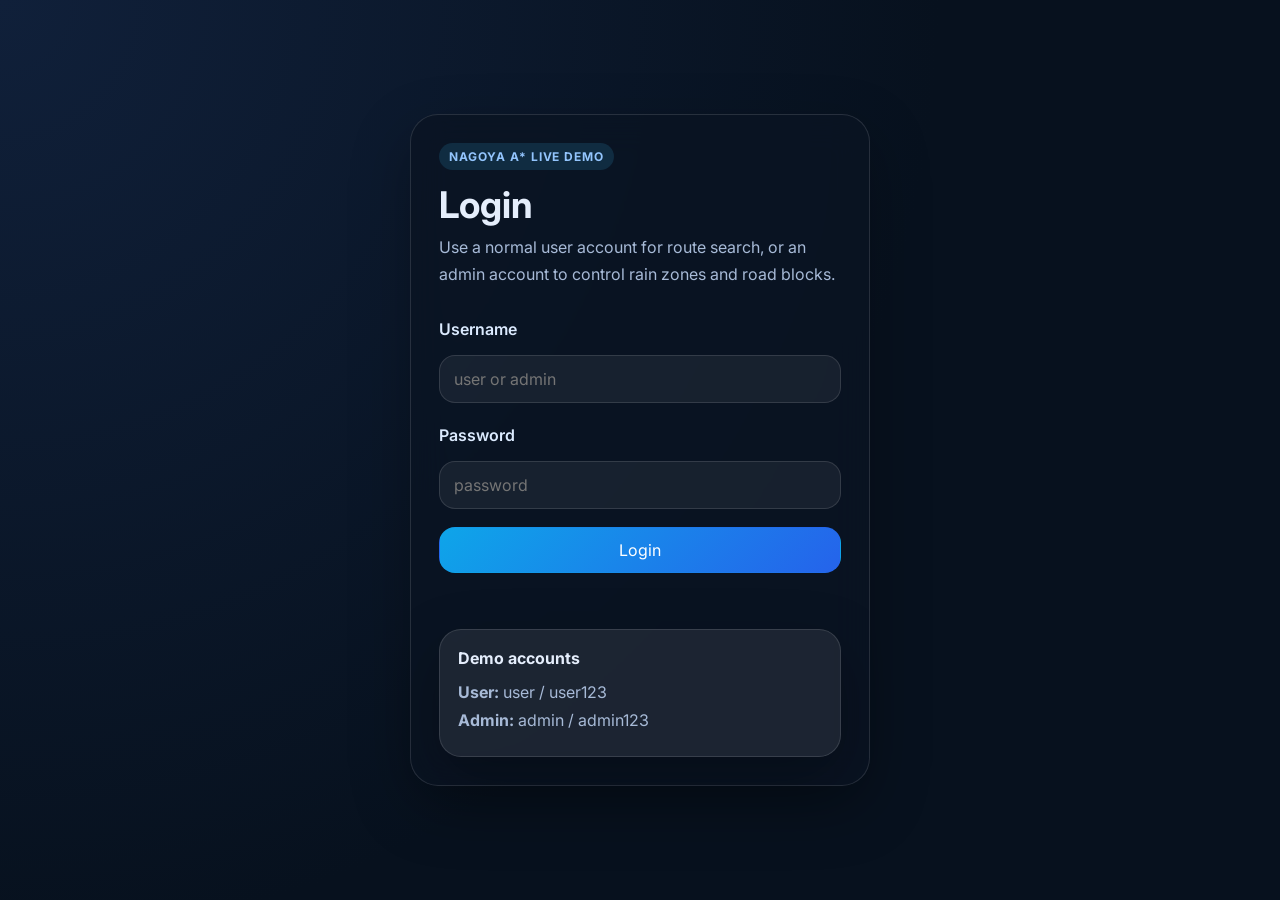
<file: frontend/login.html>
<!doctype html>
<html lang="en">
<head>
  <meta charset="UTF-8" />
  <meta name="viewport" content="width=device-width, initial-scale=1.0" />
  <title>Nagoya A* Live Demo - Login</title>
  <link rel="preconnect" href="https://fonts.googleapis.com">
  <link rel="preconnect" href="https://fonts.gstatic.com" crossorigin>
  <link href="https://fonts.googleapis.com/css2?family=Inter:wght@400;500;600;700;800&display=swap" rel="stylesheet">
  <link rel="stylesheet" href="./css/style.css" />
</head>
<body>
  <div class="login-page">
    <section class="login-card glass-panel">
      <div class="eyebrow">Nagoya A* Live Demo</div>
      <h1>Login</h1>
      <p class="subtitle">Use a normal user account for route search, or an admin account to control rain zones and road blocks.</p>

      <form id="login-form" class="login-form">
        <label class="field-label" for="username">Username</label>
        <input id="username" autocomplete="username" placeholder="user or admin" required />

        <label class="field-label" for="password">Password</label>
        <input id="password" type="password" autocomplete="current-password" placeholder="password" required />

        <button class="primary-btn" type="submit">Login</button>
        <p id="login-error" class="error-text"></p>
      </form>

      <section class="card-section demo-accounts">
        <div class="section-title">Demo accounts</div>
        <p><strong>User:</strong> user / user123</p>
        <p><strong>Admin:</strong> admin / admin123</p>
      </section>
    </section>
  </div>

  <script src="./js/config.js"></script>
  <script src="./js/auth.js"></script>
  <script>
    const form = document.getElementById('login-form');
    const errorText = document.getElementById('login-error');

    form.addEventListener('submit', async (event) => {
      event.preventDefault();
      errorText.textContent = '';

      const username = document.getElementById('username').value.trim();
      const password = document.getElementById('password').value;

      try {
        const data = await window.AuthModule.login(username, password);
        const fallback = data.user.role === 'admin' ? './admin.html' : './index.html';
        let next = localStorage.getItem('nagoya_after_login') || fallback;
        localStorage.removeItem('nagoya_after_login');
        if (next.includes('admin.html') && data.user.role !== 'admin') {
          next = './index.html';
        }
        window.location.href = next;
      } catch (error) {
        errorText.textContent = error.message;
      }
    });
  </script>
</body>
</html>
</file>
<file: frontend/css/style.css>
:root {
  --bg: #081220;
  --panel: rgba(10, 20, 35, 0.82);
  --panel-2: rgba(255, 255, 255, 0.08);
  --text: #e5eefc;
  --muted: #a7bad7;
  --border: rgba(255, 255, 255, 0.12);
  --primary: #38bdf8;
  --secondary: #818cf8;
  --accent: #14b8a6;
  --danger: #ef4444;
  --warning: #f59e0b;
  --success: #22c55e;
  --shadow: 0 22px 60px rgba(0, 0, 0, 0.28);
}

* { box-sizing: border-box; }
html, body {
  margin: 0;
  min-height: 100%;
  font-family: 'Inter', Arial, sans-serif;
  background: radial-gradient(circle at top left, #10203a, #07111e 60%);
  color: var(--text);
}
body { min-height: 100vh; }
button, input { font: inherit; }
button { cursor: pointer; }

.app-shell {
  display: grid;
  grid-template-columns: 420px 1fr;
  min-height: 100vh;
}
.sidebar {
  padding: 28px 22px;
  border-right: 1px solid var(--border);
  overflow-y: auto;
}
.map-panel { position: relative; min-height: 100vh; }
.glass-panel { background: var(--panel); backdrop-filter: blur(18px); }
.eyebrow {
  display: inline-flex;
  padding: 6px 10px;
  border-radius: 999px;
  background: rgba(56, 189, 248, 0.14);
  color: #93c5fd;
  font-size: 12px;
  font-weight: 700;
  letter-spacing: 0.08em;
  text-transform: uppercase;
}

h1 { margin: 16px 0 10px; font-size: 2.3rem; line-height: 1.05; }
.subtitle { margin: 0 0 16px; color: var(--muted); line-height: 1.65; }
.badge-row { display: flex; gap: 10px; flex-wrap: wrap; margin-bottom: 18px; }
.badge {
  display: inline-flex; align-items: center; gap: 6px; padding: 8px 12px;
  border-radius: 999px; font-size: 0.88rem; font-weight: 600;
  border: 1px solid rgba(255, 255, 255, 0.09);
}
.badge.success { background: rgba(34, 197, 94, 0.16); color: #86efac; }
.badge.warning { background: rgba(245, 158, 11, 0.18); color: #fcd34d; }
.badge.danger { background: rgba(239, 68, 68, 0.16); color: #fca5a5; }
.badge.muted { background: rgba(255, 255, 255, 0.08); color: #dbeafe; }
.card-section {
  margin-top: 18px; padding: 18px; border-radius: 22px; background: var(--panel-2);
  border: 1px solid var(--border); box-shadow: var(--shadow);
}
.section-title { font-weight: 700; font-size: 1rem; margin-bottom: 14px; }
.button-grid { display: grid; grid-template-columns: repeat(2, minmax(0, 1fr)); gap: 10px; }
.wide-actions { grid-template-columns: repeat(2, minmax(0, 1fr)); }
button {
  min-height: 46px; padding: 11px 14px; border-radius: 16px; border: 1px solid transparent;
  color: white; transition: transform 0.18s ease, opacity 0.18s ease, background 0.18s ease;
}
button:hover { transform: translateY(-1px); }
button.is-active { outline: 2px solid rgba(255, 255, 255, 0.6); }
.primary-btn { background: linear-gradient(135deg, #0ea5e9, #2563eb); }
.secondary-btn { background: linear-gradient(135deg, #6366f1, #8b5cf6); }
.accent-btn { background: linear-gradient(135deg, #14b8a6, #0f766e); }
.warning-btn { background: linear-gradient(135deg, #f59e0b, #ea580c); }
.ghost-btn {
  background: rgba(255, 255, 255, 0.06);
  border-color: rgba(255, 255, 255, 0.12);
  color: var(--text);
}
.field-label { display: block; margin-top: 14px; margin-bottom: 8px; color: #dbeafe; font-weight: 600; }
input {
  width: 100%; min-height: 48px; padding: 12px 14px; border-radius: 16px; border: 1px solid var(--border);
  background: rgba(255, 255, 255, 0.06); color: white;
}

.search-box { margin-top: 14px; }
.search-row { display: grid; grid-template-columns: 1fr 118px; gap: 10px; align-items: center; }
.small-action { min-height: 48px; padding: 10px 12px; border-radius: 16px; font-size: 0.92rem; }
.place-list {
  margin-top: 12px;
  display: flex;
  flex-wrap: wrap;
  gap: 8px;
  max-height: 126px;
  overflow-y: auto;
}
.place-chip {
  border: 1px solid rgba(125, 211, 252, 0.32);
  background: rgba(14, 165, 233, 0.12);
  color: #dbeafe;
  border-radius: 999px;
  padding: 7px 10px;
  font-size: 0.84rem;
  cursor: pointer;
}
.place-chip:hover { background: rgba(14, 165, 233, 0.22); }

.helper-text, .small-note { margin: 10px 0 0; color: var(--muted); font-size: 0.92rem; line-height: 1.55; }
.stats-grid { display: grid; grid-template-columns: repeat(2, minmax(0, 1fr)); gap: 12px; }
.three-col { grid-template-columns: repeat(2, minmax(0, 1fr)); }
.stat-card {
  padding: 14px; border-radius: 18px; background: rgba(8, 17, 30, 0.55);
  border: 1px solid rgba(255, 255, 255, 0.08);
}
.stat-card span { display: block; font-size: 0.9rem; color: var(--muted); margin-bottom: 8px; }
.stat-card strong { font-size: 1rem; line-height: 1.4; word-break: break-word; }
.steps { margin: 0; padding-left: 18px; color: var(--muted); line-height: 1.75; }
.link-row { margin-top: 18px; display: grid; gap: 8px; }
.text-link { color: #7dd3fc; font-weight: 600; text-decoration: none; }
.text-link:hover { text-decoration: underline; }
.map-toolbar {
  position: absolute; top: 18px; left: 18px; right: 18px; z-index: 500;
  display: flex; justify-content: space-between; gap: 18px; align-items: center;
  padding: 14px 18px; border-radius: 22px; border: 1px solid var(--border); box-shadow: var(--shadow);
}
.toolbar-title { font-size: 1rem; font-weight: 700; }
.toolbar-subtitle { margin-top: 4px; color: var(--muted); font-size: 0.92rem; }
.legend { display: flex; flex-wrap: wrap; gap: 14px; color: #dbeafe; font-size: 0.92rem; }
.legend span { display: inline-flex; align-items: center; gap: 8px; }
.dot { width: 12px; height: 12px; border-radius: 50%; display: inline-block; }
.dot.start { background: #16a34a; }
.dot.end { background: #ef4444; }
.dot.route { background: #0f766e; }
.dot.node { background: #1d4ed8; }
.dot.search { background: #f59e0b; }
.dot.rain { background: #0284c7; }
.dot.block { background: #ef4444; }
#map { width: 100%; min-height: 100vh; }
.marker-icon {
  display: grid; place-items: center; border-radius: 999px; color: white; font-weight: 800;
  box-shadow: 0 12px 24px rgba(0, 0, 0, 0.35); border: 2px solid rgba(255, 255, 255, 0.85);
}
.marker-icon span { font-size: 0.95rem; }
.marker-start { background: linear-gradient(135deg, #22c55e, #15803d); }
.marker-end { background: linear-gradient(135deg, #ef4444, #b91c1c); }
.scenario-list { list-style: none; margin: 0; padding: 0; display: grid; gap: 12px; }
.scenario-item {
  display: flex; justify-content: space-between; align-items: center; gap: 16px;
  padding: 14px; border-radius: 18px; background: rgba(8, 17, 30, 0.55);
  border: 1px solid rgba(255, 255, 255, 0.08);
}
.scenario-meta { display: grid; gap: 4px; }
.scenario-meta span { color: var(--muted); }
.mini-delete {
  min-height: 40px; padding: 8px 14px; border-radius: 16px; background: rgba(127, 29, 29, 0.32);
  color: #fecaca; border: 1px solid rgba(248, 113, 113, 0.4);
}
.empty-state {
  padding: 14px; border-radius: 16px; background: rgba(255, 255, 255, 0.05);
  color: var(--muted); border: 1px dashed rgba(255, 255, 255, 0.14);
}
@media (max-width: 1080px) {
  .app-shell { grid-template-columns: 1fr; }
  .sidebar { border-right: 0; border-bottom: 1px solid var(--border); }
  .map-panel, #map { min-height: 70vh; }
  .map-toolbar { position: static; margin: 18px; }
}

.login-page {
  min-height: 100vh;
  display: grid;
  place-items: center;
  padding: 24px;
}
.login-card {
  width: min(460px, 100%);
  padding: 28px;
  border-radius: 28px;
  border: 1px solid var(--border);
  box-shadow: var(--shadow);
}
.login-form {
  display: grid;
  gap: 8px;
  margin-top: 18px;
}
.login-form button {
  margin-top: 10px;
}
.error-text {
  min-height: 22px;
  margin: 8px 0 0;
  color: #fca5a5;
  font-weight: 600;
}
.demo-accounts p {
  margin: 8px 0;
  color: var(--muted);
}
</file>
